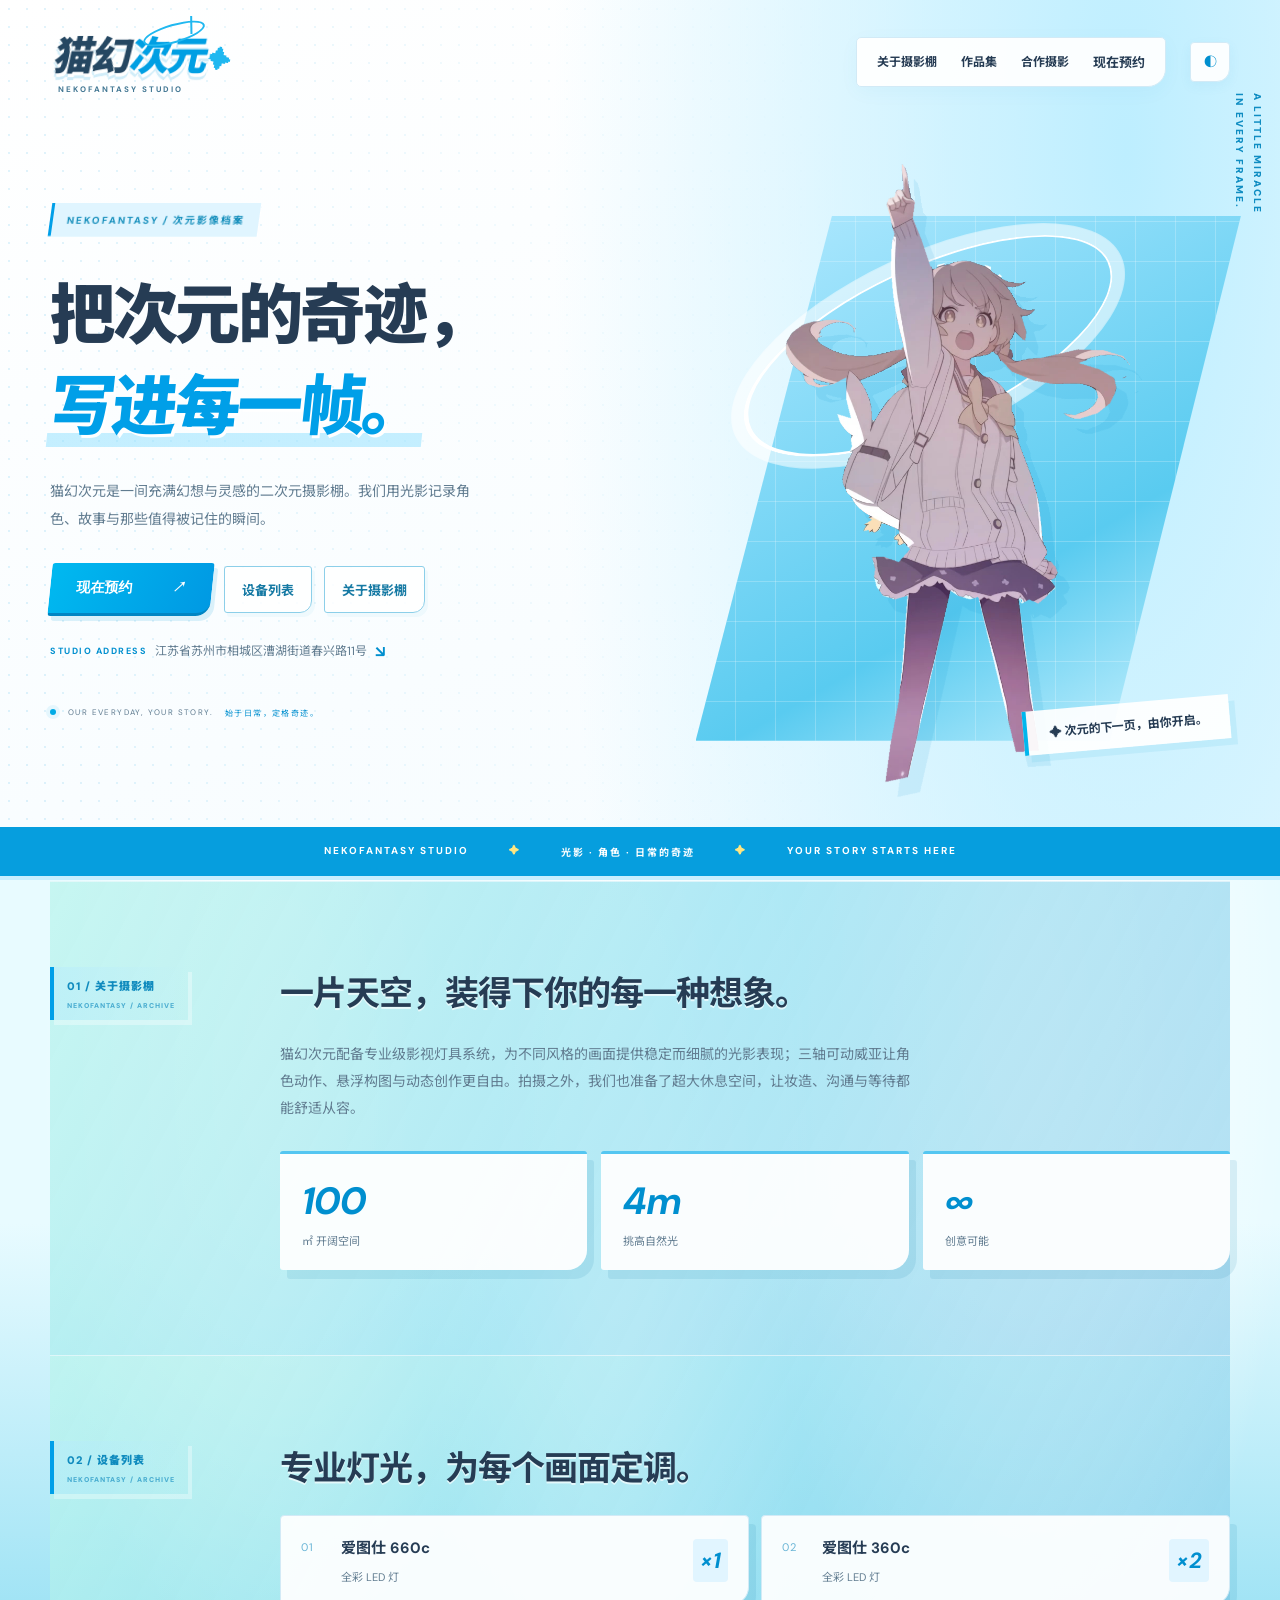
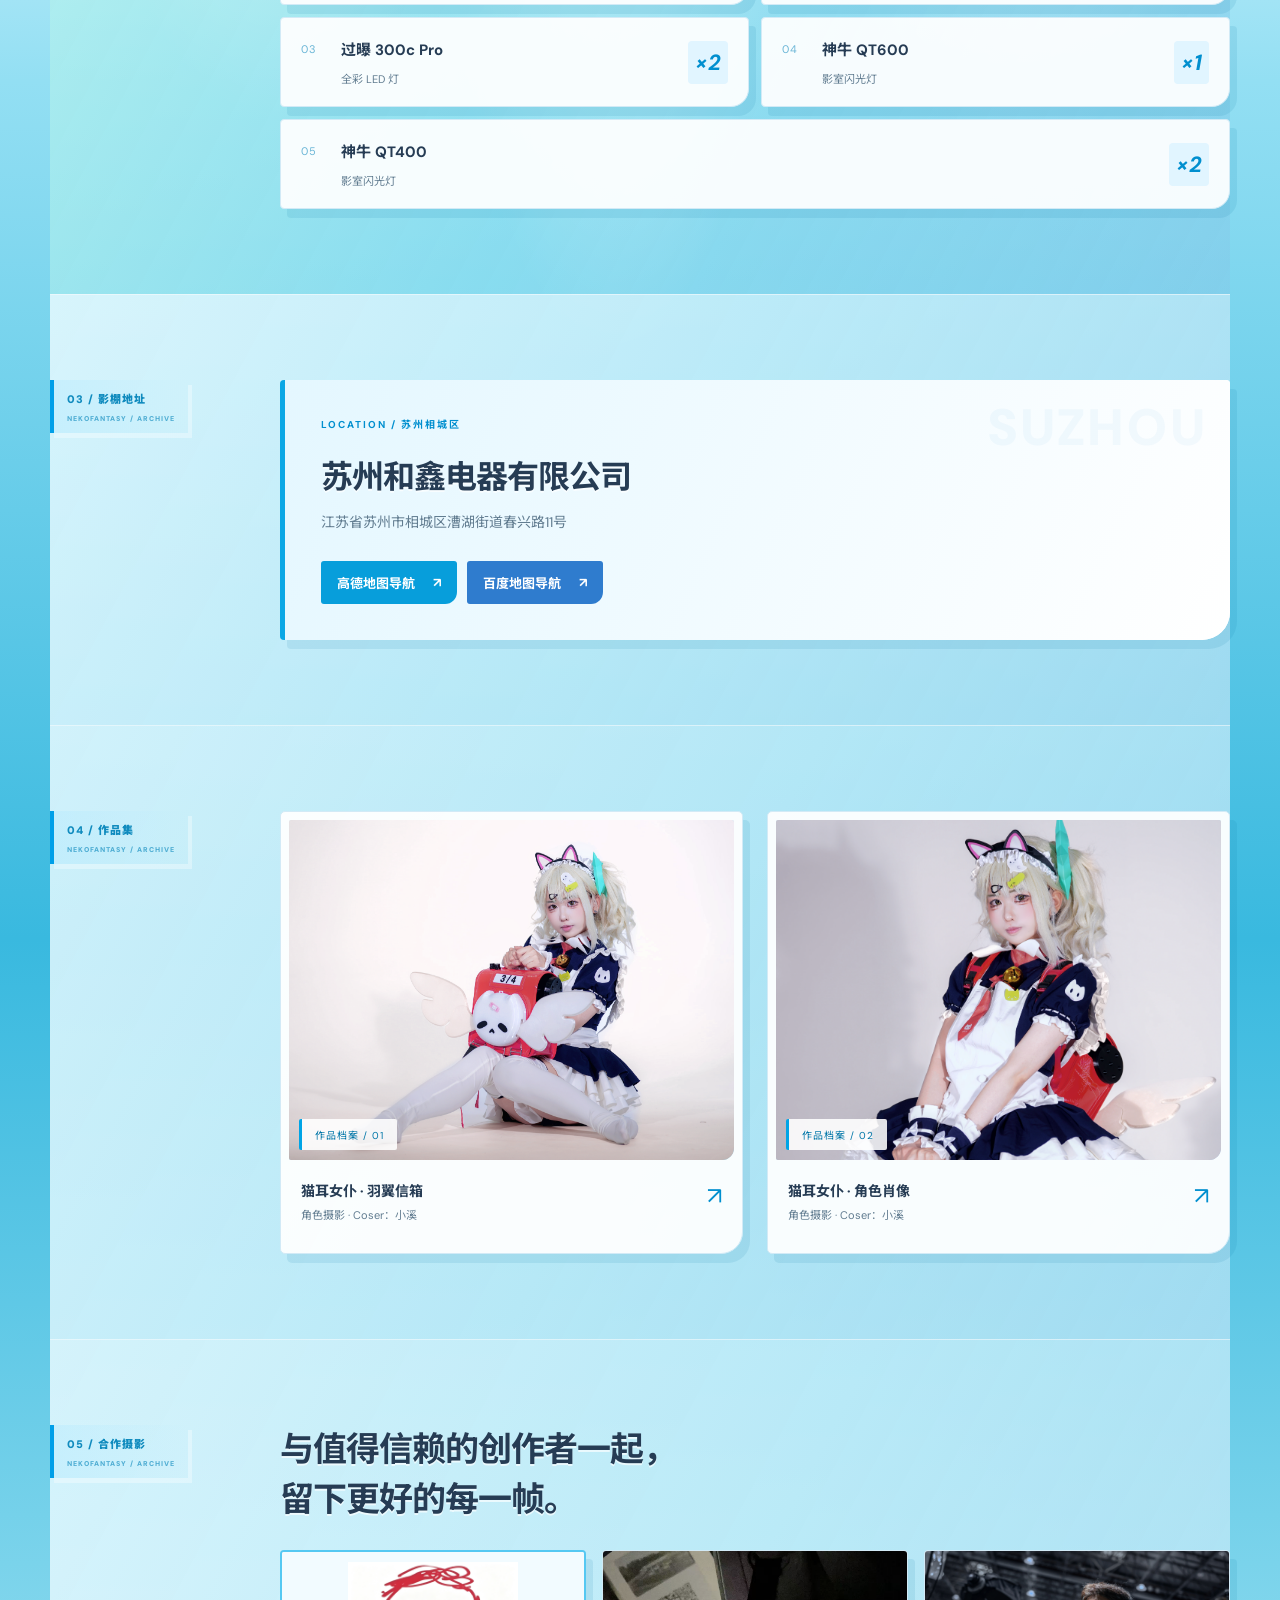
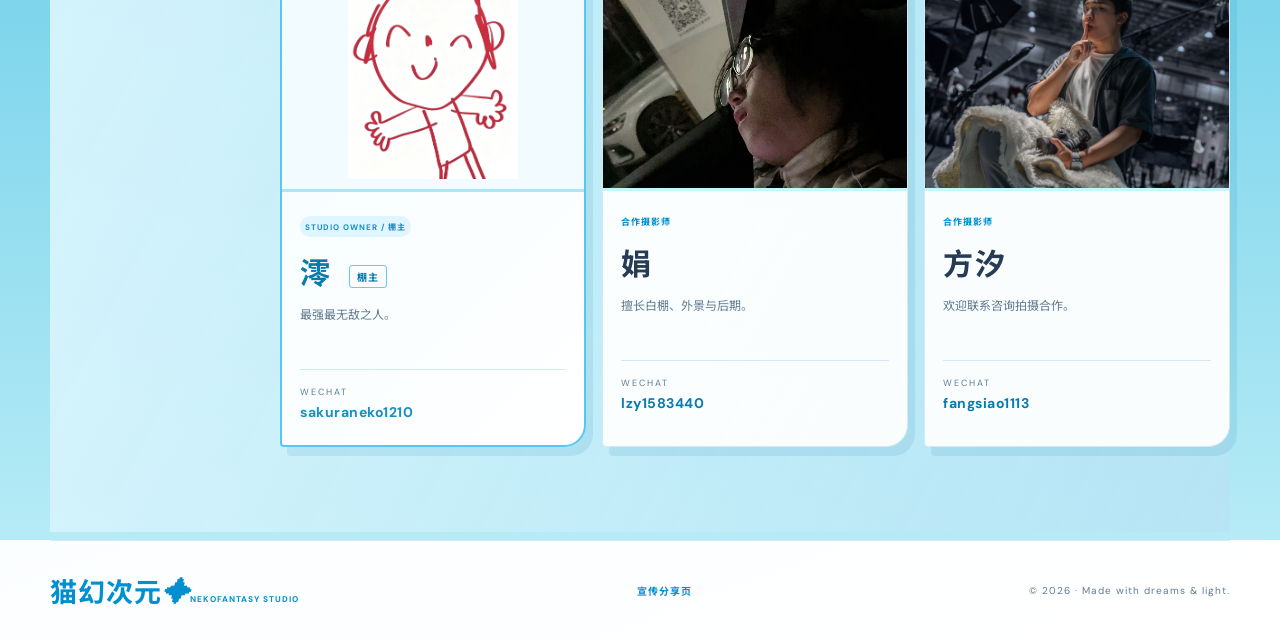
<file: index.html>
<!doctype html>
<html lang="zh-CN">
<head>
  <meta charset="UTF-8" />
  <meta name="viewport" content="width=device-width, initial-scale=1.0" />
  <meta name="description" content="猫幻次元是位于苏州相城区的二次元 Cosplay 摄影棚，配备专业影视灯具、三轴可动威亚与超大休息空间，提供白棚、外景与角色摄影创作支持。" />
  <meta name="keywords" content="苏州摄影棚,相城区摄影棚,苏州Cos摄影,Cosplay摄影棚,二次元摄影棚,白棚,威亚摄影,猫幻次元" />
  <meta name="google-site-verification" content="4fY72O5cPYjX0pSWc8z7aPRl12Va-m_8RHFEiBlMr7A" />
  <meta name="msvalidate.01" content="DE4A3081E208AB9B1AF16770EF72A2F1" />
  <link rel="canonical" href="https://nekosakura64.github.io/nekofantasy-studio/" />
  <meta property="og:type" content="website" />
  <meta property="og:locale" content="zh_CN" />
  <meta property="og:title" content="猫幻次元｜苏州相城区二次元 Cosplay 摄影棚" />
  <meta property="og:description" content="专业灯具、三轴可动威亚与超大休息空间，让角色故事在光影中成真。" />
  <meta property="og:url" content="https://nekosakura64.github.io/nekofantasy-studio/" />
  <meta property="og:image" content="https://nekosakura64.github.io/nekofantasy-studio/work-xiaoxi-01.png" />
  <meta name="twitter:card" content="summary_large_image" />
  <meta name="twitter:title" content="猫幻次元｜苏州相城区二次元 Cosplay 摄影棚" />
  <meta name="twitter:description" content="专业灯具、三轴可动威亚与超大休息空间。" />
  <meta name="twitter:image" content="https://nekosakura64.github.io/nekofantasy-studio/work-xiaoxi-01.png" />
  <title>猫幻次元｜苏州相城区二次元 Cosplay 摄影棚</title>
  <link rel="preconnect" href="https://fonts.googleapis.com" />
  <link rel="preconnect" href="https://fonts.gstatic.com" crossorigin />
  <link href="https://fonts.googleapis.com/css2?family=DM+Sans:wght@400;500;700&family=Noto+Sans+SC:wght@400;500;700;900&display=swap" rel="stylesheet" />
  <link rel="stylesheet" href="style.css" />
  <link rel="stylesheet" href="character.css" />
  <link rel="stylesheet" href="blue-campus.css" />
  <link rel="stylesheet" href="archive-theme.css" />
  <script type="application/ld+json">{"@context":"https://schema.org","@type":"LocalBusiness","name":"猫幻次元","description":"苏州相城区二次元 Cosplay 摄影棚，提供白棚、外景与角色摄影创作支持。","url":"https://nekosakura64.github.io/nekofantasy-studio/","image":"https://nekosakura64.github.io/nekofantasy-studio/work-xiaoxi-01.png","address":{"@type":"PostalAddress","addressCountry":"CN","addressRegion":"江苏省","addressLocality":"苏州市相城区","streetAddress":"漕湖街道春兴路11号"}}</script>
</head>
<body>
  <nav class="nav container">
    <a class="logo" href="#top" aria-label="猫幻次元首页"><span class="logo-halo" aria-hidden="true"></span><span class="logo-title"><span class="logo-neko">猫幻</span><span class="logo-dimension">次元</span></span><span class="logo-subtitle">NEKOFANTASY STUDIO</span><span class="logo-spark" aria-hidden="true">✦</span></a>
    <div class="nav-links"><a href="#about">关于摄影棚</a><a href="#work">作品集</a><a href="#partners">合作摄影</a><button class="contact-trigger nav-contact" type="button">现在预约</button></div>
    <button class="theme-toggle" aria-label="切换深色模式">◐</button>
  </nav>

  <main id="top">
    <section class="hero container">
      <div class="hero-copy">
        <p class="eyebrow">NEKOFANTASY / 次元影像档案</p>
        <h1>把次元的奇迹，<br /><em>写进每一帧。</em></h1>
        <p class="intro">猫幻次元是一间充满幻想与灵感的二次元摄影棚。我们用光影记录角色、故事与那些值得被记住的瞬间。</p>
        <div class="actions"><button class="button primary contact-trigger" type="button">现在预约 <span>↗</span></button><a class="button secondary" href="#equipment">设备列表</a><a class="button secondary" href="#about">关于摄影棚</a></div>
        <a class="hero-address" href="#location"><span>STUDIO ADDRESS</span> 江苏省苏州市相城区漕湖街道春兴路11号 <b>↘</b></a>
        <p class="hero-note"><span class="status-dot" aria-hidden="true"></span> OUR EVERYDAY, YOUR STORY. <span>始于日常，定格奇迹。</span></p>
      </div>
      <div class="hero-art" aria-label="二次元动漫少女"><span class="scene-caption" aria-hidden="true">A LITTLE MIRACLE<br />IN EVERY FRAME.</span><img class="character-image" src="character-cutout.png" alt="举起手臂的动漫少女" /><span class="scene-tag" aria-hidden="true">✦ 次元的下一页，由你开启。</span></div>
    </section>
    <div class="archive-strip" aria-hidden="true"><span>NEKOFANTASY STUDIO</span><span>✦</span><span>光影 · 角色 · 日常的奇迹</span><span>✦</span><span>YOUR STORY STARTS HERE</span></div>

    <div class="ocean-region">
    <section id="about" class="about container"><p class="section-number">01 / 关于摄影棚</p><div><h2>一片天空，装得下你的每一种想象。</h2><p>猫幻次元配备专业级影视灯具系统，为不同风格的画面提供稳定而细腻的光影表现；三轴可动威亚让角色动作、悬浮构图与动态创作更自由。拍摄之外，我们也准备了超大休息空间，让妆造、沟通与等待都能舒适从容。</p><div class="stats"><span><b>100</b>㎡ 开阔空间</span><span><b>4m</b> 挑高自然光</span><span><b>∞</b> 创意可能</span></div></div></section>

    <section id="equipment" class="equipment container"><p class="section-number">02 / 设备列表</p><div><h2>专业灯光，为每个画面定调。</h2><div class="equipment-list"><div class="equipment-item"><span class="equipment-index">01</span><strong>爱图仕 660c</strong><span class="equipment-type">全彩 LED 灯</span><b>×1</b></div><div class="equipment-item"><span class="equipment-index">02</span><strong>爱图仕 360c</strong><span class="equipment-type">全彩 LED 灯</span><b>×2</b></div><div class="equipment-item"><span class="equipment-index">03</span><strong>过曝 300c Pro</strong><span class="equipment-type">全彩 LED 灯</span><b>×2</b></div><div class="equipment-item"><span class="equipment-index">04</span><strong>神牛 QT600</strong><span class="equipment-type">影室闪光灯</span><b>×1</b></div><div class="equipment-item"><span class="equipment-index">05</span><strong>神牛 QT400</strong><span class="equipment-type">影室闪光灯</span><b>×2</b></div></div></div></section>

    <section id="location" class="location container"><p class="section-number">03 / 影棚地址</p><div class="location-content"><div class="address-card"><span class="address-label">LOCATION / 苏州相城区</span><h2>苏州和鑫电器有限公司</h2><p>江苏省苏州市相城区漕湖街道春兴路11号</p><div class="map-actions"><a class="map-link" href="https://uri.amap.com/search?keyword=%E6%B1%9F%E8%8B%8F%E7%9C%81%E8%8B%8F%E5%B7%9E%E5%B8%82%E7%9B%B8%E5%9F%8E%E5%8C%BA%E6%BC%95%E6%B9%96%E8%A1%97%E9%81%93%E6%98%A5%E5%85%B4%E8%B7%AF11%E5%8F%B7&view=map&callnative=0" target="_blank" rel="noreferrer">高德地图导航 <span>↗</span></a><a class="map-link baidu-map-link" href="https://api.map.baidu.com/geocoder?address=%E6%B1%9F%E8%8B%8F%E7%9C%81%E8%8B%8F%E5%B7%9E%E5%B8%82%E7%9B%B8%E5%9F%8E%E5%8C%BA%E6%BC%95%E6%B9%96%E8%A1%97%E9%81%93%E6%98%A5%E5%85%B4%E8%B7%AF11%E5%8F%B7&output=html" target="_blank" rel="noreferrer">百度地图导航 <span>↗</span></a></div></div></div></section>

    <section id="work" class="work container"><p class="section-number">04 / 作品集</p><div class="projects"><article><div class="project-image project-a"><img src="work-xiaoxi-01.png" alt="Coser 小溪的横幅作品" /><span>作品档案 / 01</span></div><div class="project-meta"><div><h3>猫耳女仆 · 羽翼信箱</h3><p>角色摄影 · Coser：小溪</p></div><span class="arrow">↗</span></div></article><article><div class="project-image project-b"><img src="work-xiaoxi-02.png" alt="Coser 小溪的竖幅作品" /><span>作品档案 / 02</span></div><div class="project-meta"><div><h3>猫耳女仆 · 角色肖像</h3><p>角色摄影 · Coser：小溪</p></div><span class="arrow">↗</span></div></article></div></section>

    <section id="partners" class="partners container"><p class="section-number">05 / 合作摄影</p><div><h2>与值得信赖的创作者一起，<br />留下更好的每一帧。</h2><div class="partner-list"><article class="partner-card mio-card"><img src="partner-mio.png" alt="棚主澪" /><div class="partner-info"><span class="partner-role">STUDIO OWNER / 棚主</span><h3>澪 <b>棚主</b></h3><p>最强最无敌之人。</p><div class="partner-wechat"><span>WECHAT</span><strong>sakuraneko1210</strong></div></div></article><article class="partner-card"><img src="partner-juan.jpg" alt="合作摄影师娟" /><div class="partner-info"><span class="partner-role">合作摄影师</span><h3>娟</h3><p>擅长白棚、外景与后期。</p><div class="partner-wechat"><span>WECHAT</span><strong>lzy1583440</strong></div></div></article><article class="partner-card"><img src="partner-fangxi.png" alt="合作摄影师方汐" /><div class="partner-info"><span class="partner-role">合作摄影师</span><h3>方汐</h3><p>欢迎联系咨询拍摄合作。</p><div class="partner-wechat"><span>WECHAT</span><strong>fangsiao1113</strong></div></div></article></div></div></section>
    </div>

  </main>
  <footer class="container"><a class="footer-brand" href="#top" aria-label="返回猫幻次元首页"><span class="footer-brand-main"><span>猫幻</span><b>次元</b><i aria-hidden="true">✦</i></span><small>NEKOFANTASY STUDIO</small></a><a href="share.html">宣传分享页</a><span>© 2026 · Made with dreams & light.</span></footer>
  <div class="contact-modal" id="contact-modal" aria-hidden="true" role="dialog" aria-modal="true" aria-labelledby="contact-title">
    <div class="modal-backdrop" data-close-contact></div>
    <div class="modal-card"><button class="modal-close" type="button" aria-label="关闭预约窗口" data-close-contact>×</button><span class="modal-label">BOOKING / 微信</span><h2 id="contact-title">现在预约拍摄</h2><p>扫描二维码或添加微信，获取档期与拍摄咨询。</p><img class="wechat-qr" src="wechat-qr-mio.jpg" alt="猫幻次元预约微信二维码，微信号 sakuraneko1210" /><span class="contact-or">或</span><div class="wechat-id"><strong>微信号：sakuraneko1210</strong><button class="copy-wechat" type="button" data-wechat="sakuraneko1210">复制</button></div></div>
  </div>
  <script src="script.js?v=3"></script>
</body>
</html>
</file>
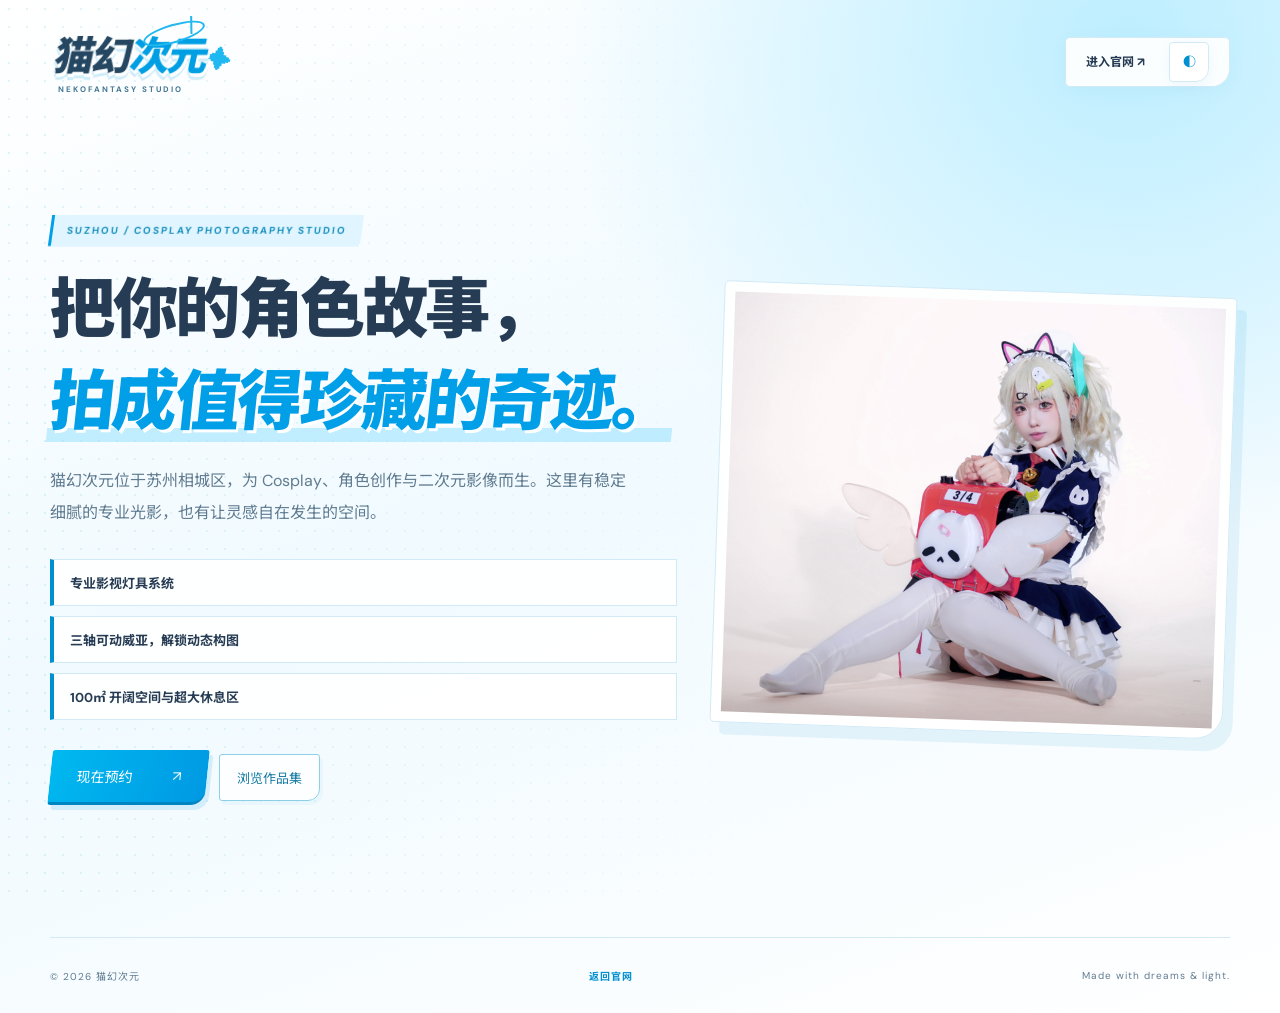
<file: share.html>
<!doctype html>
<html lang="zh-CN">
<head>
  <meta charset="UTF-8" />
  <meta name="viewport" content="width=device-width, initial-scale=1.0" />
  <meta name="description" content="猫幻次元：苏州相城区二次元 Cosplay 摄影棚。专业灯具、三轴可动威亚与超大休息空间。" />
  <link rel="canonical" href="https://nekosakura64.github.io/nekofantasy-studio/share.html" />
  <meta property="og:type" content="website" />
  <meta property="og:title" content="猫幻次元｜苏州二次元 Cosplay 摄影棚" />
  <meta property="og:description" content="专业灯具、三轴可动威亚与超大休息空间。" />
  <meta property="og:image" content="https://nekosakura64.github.io/nekofantasy-studio/work-xiaoxi-01.png" />
  <title>猫幻次元｜苏州二次元 Cosplay 摄影棚</title>
  <link rel="preconnect" href="https://fonts.googleapis.com" />
  <link rel="preconnect" href="https://fonts.gstatic.com" crossorigin />
  <link href="https://fonts.googleapis.com/css2?family=DM+Sans:wght@400;500;700&family=Noto+Sans+SC:wght@400;500;700;900&display=swap" rel="stylesheet" />
  <link rel="stylesheet" href="style.css" />
  <link rel="stylesheet" href="character.css" />
  <link rel="stylesheet" href="blue-campus.css" />
  <link rel="stylesheet" href="archive-theme.css" />
</head>
<body class="share-page">
  <nav class="nav container">
    <a class="logo" href="index.html" aria-label="猫幻次元首页"><span class="logo-halo" aria-hidden="true"></span><span class="logo-title"><span class="logo-neko">猫幻</span><span class="logo-dimension">次元</span></span><span class="logo-subtitle">NEKOFANTASY STUDIO</span><span class="logo-spark" aria-hidden="true">✦</span></a>
    <div class="nav-links"><a href="index.html">进入官网 ↗</a><button class="theme-toggle" aria-label="切换深色模式">◐</button></div>
  </nav>
  <main class="container share-hero">
    <section class="share-copy">
      <span class="eyebrow">SUZHOU / COSPLAY PHOTOGRAPHY STUDIO</span>
      <h1>把你的角色故事，<br /><em>拍成值得珍藏的奇迹。</em></h1>
      <p>猫幻次元位于苏州相城区，为 Cosplay、角色创作与二次元影像而生。这里有稳定细腻的专业光影，也有让灵感自在发生的空间。</p>
      <div class="share-points"><span>专业影视灯具系统</span><span>三轴可动威亚，解锁动态构图</span><span>100㎡ 开阔空间与超大休息区</span></div>
      <div class="actions"><a class="primary" href="index.html#top">现在预约 <span>↗</span></a><a class="secondary" href="index.html#work">浏览作品集</a></div>
    </section>
    <aside class="share-visual"><img src="work-xiaoxi-01.png" alt="猫幻次元 Cosplay 摄影作品" /></aside>
  </main>
  <footer class="container"><span>© 2026 猫幻次元</span><a href="index.html">返回官网</a><span>Made with dreams & light.</span></footer>
  <script src="script.js?v=3"></script>
</body>
</html>
</file>
<file: style.css>
:root{--ink:#f5f0ff;--muted:#b9b4d8;--pink:#ff72c6;--cyan:#68eaff;--line:#403c70}*{box-sizing:border-box}html{scroll-behavior:smooth}body{margin:0;background:linear-gradient(145deg,#101329,#281536);color:var(--ink);font-family:'DM Sans','Noto Sans SC',sans-serif}.container{width:min(1120px,calc(100% - 64px));margin:auto}.nav{display:flex;justify-content:space-between;align-items:center;padding:28px 0}.logo{font-size:28px;font-weight:900;color:#fff;text-shadow:0 0 14px var(--pink)}.logo span,em{color:var(--pink)}.nav-links{display:flex;gap:32px;font-weight:700}.nav-links a:hover{color:var(--cyan)}.theme-toggle{border:1px solid var(--cyan);color:var(--cyan);background:#20204a;border-radius:50%;width:38px;height:38px}.hero{min-height:640px;display:grid;grid-template-columns:1fr 1fr;align-items:center;gap:50px}.eyebrow,.section-number{color:var(--cyan);font-size:12px;letter-spacing:2px;font-weight:700}h1{font-size:clamp(58px,8vw,104px);line-height:.98;margin:24px 0;text-shadow:4px 5px #633b81}.intro{max-width:440px;color:var(--muted);line-height:1.9}.actions{margin-top:34px}.button{padding:15px 22px;border-radius:25px;font-weight:700}.primary{background:linear-gradient(100deg,var(--pink),#a66bff);box-shadow:0 0 22px #ff72c666}.primary span{color:var(--cyan);margin-left:20px}.hero-art{height:480px;position:relative;border:2px solid #ffffffaa;border-radius:28px;background:linear-gradient(145deg,#29205b,#4e276d,#182d60);overflow:hidden;box-shadow:0 0 45px #8c6aff66}.character-image{position:absolute;left:50%;bottom:-35px;transform:translateX(-50%);width:145%;height:120%;object-fit:cover;object-position:50% 34%;mix-blend-mode:screen;filter:saturate(1.12) contrast(1.05)}.hero-art:after{content:'猫幻次元';position:absolute;bottom:28px;left:0;right:0;text-align:center;letter-spacing:8px}.art-label{position:absolute;right:24px;top:24px;color:var(--cyan);font-size:11px;letter-spacing:2px}.about,.work,.contact{border-top:1px solid var(--line);padding:100px 0;display:grid;grid-template-columns:1fr 3fr;gap:30px}.about h2,.contact h2{font-size:clamp(32px,4vw,56px);line-height:1.15}.about p:not(.section-number),.project-meta p{color:var(--muted);line-height:1.9}.stats{display:flex;gap:35px;color:var(--muted)}.stats b{display:block;font-size:28px;color:var(--pink)}.projects{display:grid;grid-template-columns:1fr 1fr;gap:24px}.project-image{height:380px;border:2px solid #fff9;border-radius:25px}.project-a{background:linear-gradient(135deg,#ee71a8,#6a4cc2)}.project-b{background:linear-gradient(135deg,#4392c5,#24236b)}.project-image span{display:inline-block;margin:20px;background:#15152dcc;border:1px solid var(--cyan);border-radius:13px;padding:7px}.project-meta{display:flex;justify-content:space-between;padding:17px 7px}.arrow{color:var(--pink);font-size:24px}footer{border-top:1px solid var(--line);padding:24px 0 35px;color:var(--muted);font-size:12px;display:flex;justify-content:space-between}@media(max-width:700px){.container{width:calc(100% - 40px)}.nav-links{display:none}.hero{display:block;padding:70px 0}.hero-art{height:330px;margin-top:60px}.about,.work,.contact{display:block;padding:70px 0}.projects{grid-template-columns:1fr}.project-image{height:300px}}
</file>
<file: character.css>
.hero-art {
  height: 580px;
  border: 0;
  border-radius: 0;
  background: transparent;
  box-shadow: none;
  overflow: visible;
  display: flex;
  justify-content: center;
  align-items: center;
}
.hero-art::after { content: none; }
.character-image {
  position: static;
  transform: none;
  width: 100%;
  height: 100%;
  object-fit: contain;
  mix-blend-mode: normal;
  filter: drop-shadow(0 8px 22px #a66bff30);
}
@media (max-width: 700px) {
  .hero-art { height: 460px; margin-top: 36px; }
}
</file>
<file: blue-campus.css>
:root {
  --ink: #263c54;
  --muted: #617c90;
  --paper: #f5fbff;
  --surface: #ffffffed;
  --pink: #008fcf;
  --cyan: #008fcf;
  --line: #d2eaf6;
}
body {
  background: radial-gradient(ellipse at 83% 20%, #b8edff88, transparent 45%),
    repeating-linear-gradient(0deg, transparent 0 39px, #72c5ef12 39px 40px),
    repeating-linear-gradient(90deg, transparent 0 39px, #72c5ef12 39px 40px), var(--paper);
  color: var(--ink);
}
a { color: inherit; text-decoration: none; }
em { font-style: normal; }
.container { width: min(1180px, calc(100% - 64px)); }
.nav { padding: 24px 0; border-bottom: 1px solid var(--line); gap: 24px; }
.logo { position:relative; display:inline-flex; flex-direction:column; flex-shrink:0; padding:10px 23px 6px 5px; font-style:normal; text-shadow:none; isolation:isolate; }
.logo span { margin:0; }
.logo-title { display:flex; position:relative; z-index:1; font-size:36px; font-weight:900; line-height:1.1; letter-spacing:-2px; transform:skew(-12deg); -webkit-text-stroke:1px #fff; paint-order:stroke fill; filter:drop-shadow(2px 3px 0 #ffffff) drop-shadow(0 3px 0 #74c9ed55); }
.logo .logo-neko { color:#254762; }
.logo .logo-dimension { color:#009fe3; }
.logo .logo-subtitle { margin-top:7px; padding-left:3px; color:#427793; font-size:8px; font-weight:700; line-height:1; letter-spacing:2px; }
.logo-halo { position:absolute; width:64px; height:19px; border:2px solid #20b8f0; border-radius:50%; top:0; right:24px; transform:rotate(-16deg); z-index:2; pointer-events:none; }
.logo-halo::after { content:''; position:absolute; width:2px; height:18px; background:#20b8f0; top:-5px; right:10px; transform:rotate(15deg); }
.logo .logo-spark { position:absolute; color:#20b8f0; right:0; top:25px; font-size:24px; line-height:1; transform:rotate(12deg); }
body.dark .logo .logo-neko { color:#e2f4ff; }
body.dark .logo-title { -webkit-text-stroke:1px #14283c; filter:drop-shadow(2px 3px 0 #14283c); }
body.dark .logo .logo-subtitle { color:#99cfe8; }
.nav-links { margin-left: auto; gap: 36px; font-size: 13px; align-items:center; }
.nav-links a { padding: 10px 0; border-bottom: 2px solid transparent; }
.nav-links a:hover { border-color: var(--cyan); }
.nav-contact { border:0; padding:10px 0; background:transparent; color:inherit; font:inherit; cursor:pointer; }
.nav-contact:hover { color:var(--cyan); }
.theme-toggle { background: var(--surface); color: var(--cyan); border-color: var(--line); border-radius: 9px; cursor: pointer; box-shadow: 0 4px 12px #2995c510; }
.hero { min-height: 690px; grid-template-columns: 1.12fr 1fr; gap: 24px; position: relative; }
.hero-copy { position: relative; z-index: 2; padding: 60px 0; }
.eyebrow { display: inline-block; padding: 8px 16px; border-left: 4px solid #00aeec; background: #b9eaff66; transform: skew(-8deg); font-size: 11px; letter-spacing: 2px; }
h1 { font-size: clamp(42px, 5.4vw, 70px); line-height: 1.32; letter-spacing: -3px; color: var(--ink); text-shadow: none; margin: 24px 0; font-weight: 900; }
h1 em { color: #009ddd; position: relative; }
.intro { font-size: 14px; max-width: 410px; line-height: 2; }
.actions { margin-top: 30px; display:flex; flex-wrap:wrap; gap:12px; align-items:center; }
.primary { display: inline-flex; align-items: center; gap: 40px; padding: 16px 26px; color: white; border-radius: 4px; background: #079edb; border-bottom: 4px solid #007bb7; box-shadow: 5px 6px 0 #a7dff280; transform: skew(-6deg); transition: transform .2s, background .2s; }
.primary span { color: white; margin: 0; }
.primary:hover { background: #008bc6; transform: skew(-6deg) translateY(-3px); }
.secondary { padding:13px 17px; border:1px solid #8ccfe9; border-radius:4px; background:#ffffffcc; color:#167aa4; font-size:13px; transition:background .2s,border-color .2s; }
.secondary:hover { background:#e5f7ff; border-color:#079edb; }
.hero-address { display:flex; align-items:center; flex-wrap:wrap; gap:8px; width:fit-content; margin-top:22px; color:var(--muted); font-size:12px; line-height:1.7; }
.hero-address span { color:var(--cyan); font-size:9px; letter-spacing:1.5px; font-weight:700; }
.hero-address b { color:var(--cyan); font-size:16px; }
.hero-note { color: var(--muted); margin-top: 54px; font-size: 9px; letter-spacing: 2px; display: flex; gap: 40px; }
.hero-note span { color: var(--cyan); }
.hero-art { height: 620px; position: relative; isolation: isolate; }
.hero-art::before { content: ''; position: absolute; z-index: -1; inset: 17% -3% 10%; background: linear-gradient(145deg,#c8f1ff99,#77d6fc44); clip-path: polygon(22% 0,100% 0,78% 100%,0 100%); }
.character-image { filter: drop-shadow(10px 12px 0 #008ecc15); }
.about, .equipment, .location, .work, .partners { padding: 72px 0; grid-template-columns: 1fr 3fr; border-color: var(--line); }
.section-number { font-size: 11px; letter-spacing: 1px; border-top: 3px solid var(--cyan); padding-top: 14px; width: fit-content; }
.about h2 { font-size: clamp(25px,3vw,38px); line-height: 1.6; margin: 0 0 20px; letter-spacing: -1px; }
.about p:not(.section-number) { font-size: 14px; max-width: 640px; }
.stats { margin-top: 30px; gap: 16px; }
.stats > span { flex: 1; background: var(--surface); border: 1px solid var(--line); border-radius: 4px; padding: 20px; font-size: 11px; box-shadow: 3px 3px 0 #b6e3f333; }
.stats b { color: var(--cyan); font-size: 30px; margin-bottom: 6px; }
.equipment { display:grid; gap:30px; border-top:1px solid var(--line); }
.equipment h2 { margin:0 0 24px; font-size:clamp(25px,3vw,38px); letter-spacing:-1px; }
.equipment-list { border-top:2px solid var(--cyan); }
.equipment-item { display:grid; grid-template-columns:52px 1.3fr 1fr auto; align-items:center; gap:16px; min-height:66px; padding:12px 14px; border-bottom:1px solid var(--line); background:#ffffff88; }
.equipment-item:nth-child(even) { background:#e9f8ff99; }
.equipment-index { color:#6ab5d6; font-size:11px; letter-spacing:1px; }
.equipment-item strong { font-size:15px; }
.equipment-type { color:var(--muted); font-size:12px; }
.equipment-item b { color:var(--cyan); font-size:22px; }
.location { display:grid; gap:30px; border-top:1px solid var(--line); }
.location-content { min-height:290px; border:1px solid var(--line); border-radius:5px; overflow:hidden; background:var(--surface); }
.address-card { padding:40px 32px; background:linear-gradient(145deg,#e8f8ff,#f9fdff); display:flex; flex-direction:column; align-items:flex-start; }
.address-label { color:var(--cyan); font-size:10px; letter-spacing:2px; font-weight:700; }
.address-card h2 { margin:20px 0 12px; font-size:clamp(22px,2.5vw,32px); letter-spacing:-1px; }
.address-card p { margin:0; color:var(--muted); line-height:1.8; font-size:14px; }
.map-actions { display:flex; flex-wrap:wrap; gap:10px; margin-top:auto; }
.map-link { display:inline-flex; gap:18px; align-items:center; padding:12px 16px; background:#079edb; color:#fff; border-radius:3px; font-size:13px; font-weight:700; }
.baidu-map-link { background:#2f7cce; }
.projects { min-width: 0; }
.projects article { min-width: 0; background: var(--surface); border: 1px solid var(--line); border-radius: 5px; padding: 8px; box-shadow: 0 8px 25px #1475aa09; }
.project-image { height: 340px; border: 0; border-radius: 2px; position: relative; overflow: hidden; background:#eaf7fc; }
.project-image img { width:100%; height:100%; display:block; object-fit:cover; transition:transform .35s ease; }
.project-a img { object-position:62% 50%; }
.project-b img { object-position:50% 24%; }
.projects article:hover .project-image img { transform:scale(1.025); }
.project-a { background: linear-gradient(145deg,#dff5ff,#93d3ed); }
.project-b { background: linear-gradient(145deg,#ddf5fa,#acc5e6); }
.project-image::after { content: ''; }
.project-image span { position: relative; z-index: 1; background: #ffffffe0; color: #0076a8; border: 0; border-radius: 2px; margin: 14px; font-size: 10px; letter-spacing: 1px; }
.project-meta { padding: 16px 10px 8px; }
.project-meta h3 { font-size: 14px; margin: 0; }
.project-meta p { font-size: 11px; margin: 5px 0; }
.arrow { color: var(--cyan); }
.partners { display:grid; gap:30px; border-top:1px solid var(--line); }
.partners h2 { margin:0 0 26px; font-size:clamp(25px,3vw,38px); line-height:1.45; letter-spacing:-1px; }
.partner-list { display:grid; grid-template-columns:repeat(2,minmax(0,1fr)); gap:20px; }
.partner-card { display:grid; grid-template-columns:160px 1fr; min-height:300px; overflow:hidden; border:1px solid var(--line); border-radius:6px; background:var(--surface); box-shadow:8px 8px 0 #9bdcf022; }
.partner-card img { width:100%; height:100%; min-height:300px; object-fit:cover; object-position:50% 42%; filter:brightness(1.08) saturate(.88); }
.mio-card { border-color:#63ccef; box-shadow:8px 8px 0 #63ccef26; background:linear-gradient(135deg,#f4fcff,#fff); }
.mio-card img { object-fit:contain; padding:10px; background:#f2fbff; filter:none; }
.mio-card .partner-role, .mio-card .partner-wechat strong { color:#168fc2; }
.mio-card .partner-role { display:inline-flex; align-items:center; padding:5px 8px; border-radius:999px; background:#dff5ff; letter-spacing:1px; }
.mio-card .partner-info h3 { color:#087bac; }
.mio-card .partner-info h3 b { display:inline-block; margin-left:8px; padding:3px 7px; border:1px solid #63ccef; border-radius:3px; font-size:10px; font-weight:700; vertical-align:middle; letter-spacing:1px; }
.partner-info { padding:34px; display:flex; flex-direction:column; align-items:flex-start; }
.partner-role { color:var(--cyan); font-size:10px; font-weight:700; letter-spacing:2px; }
.partner-info h3 { margin:12px 0; font-size:36px; letter-spacing:2px; }
.partner-info p { margin:0; color:var(--muted); font-size:14px; }
.partner-wechat { width:100%; margin-top:auto; padding-top:22px; border-top:1px solid var(--line); }
.partner-wechat span { display:block; color:var(--muted); font-size:9px; letter-spacing:2px; }
.partner-wechat strong { display:block; margin-top:5px; color:#087bb0; font-size:18px; letter-spacing:.5px; }
footer { padding: 24px 0; font-size: 10px; letter-spacing: 1px; }
footer a { color:var(--cyan); font-weight:700; }
footer a:hover { text-decoration:underline; }
.share-page .share-hero { min-height:calc(100vh - 80px); display:grid; grid-template-columns:1.1fr .9fr; align-items:center; gap:40px; padding:56px 0 90px; }
.share-page .share-copy { max-width:660px; }
.share-page .share-copy h1 { max-width:700px; margin:18px 0; }
.share-page .share-copy p { max-width:580px; color:var(--muted); font-size:16px; line-height:2; }
.share-page .share-points { display:grid; gap:10px; margin-top:30px; }
.share-page .share-points span { padding:13px 16px; border:1px solid var(--line); border-left:4px solid var(--cyan); background:var(--surface); font-size:13px; font-weight:700; }
.share-page .share-visual { min-height:440px; padding:10px; border:1px solid var(--line); background:var(--surface); box-shadow:10px 12px 0 #2b9dcc1a; }
.share-page .share-visual img { display:block; width:100%; height:420px; object-fit:cover; object-position:62% 50%; }
body.dark .share-page .share-points span, body.dark .share-page .share-visual { background:#142c42f2; border-color:#315b78; box-shadow:8px 10px 0 #06152366; }
.contact-modal { position:fixed; inset:0; z-index:20; display:grid; place-items:center; padding:24px; opacity:0; visibility:hidden; transition:opacity .2s,visibility .2s; }
.contact-modal.is-open { opacity:1; visibility:visible; }
.modal-backdrop { position:absolute; inset:0; background:#173c5688; backdrop-filter:blur(5px); }
.modal-card { position:relative; width:min(420px,100%); padding:42px; border:1px solid #a9dced; border-radius:8px; background:#f8fdff; box-shadow:10px 10px 0 #078fca33; }
.modal-label { color:var(--cyan); font-size:10px; font-weight:700; letter-spacing:2px; }
.modal-card h2 { margin:16px 0 10px; font-size:28px; color:var(--ink); }
.modal-card p { margin:0; color:var(--muted); font-size:14px; }
.modal-card strong { display:block; margin-top:25px; padding:14px 16px; border-left:4px solid var(--cyan); background:#dcf5ff; color:#007ead; font-size:20px; letter-spacing:.5px; }
.modal-close { position:absolute; top:13px; right:16px; border:0; background:transparent; color:var(--muted); font-size:28px; cursor:pointer; }
body.dark {
  --ink: #f0f9ff;
  --muted: #b6d1e2;
  --paper: #0c1928;
  --surface: #142b40ed;
  --line: #31546e;
  background: radial-gradient(ellipse at 82% 12%, #12669555, transparent 42%),
    radial-gradient(ellipse at 12% 78%, #334a9940, transparent 35%),
    repeating-linear-gradient(0deg, transparent 0 39px, #65c9f00b 39px 40px), var(--paper);
  font-weight: 500;
  text-rendering: optimizeLegibility;
}
body.dark h1, body.dark h2, body.dark h3 { color: #f4fbff; text-shadow: 0 2px 16px #07101e88; }
body.dark h1 em, body.dark .section-number, body.dark .address-label { color: #58d5ff; }
body.dark .intro, body.dark .about p:not(.section-number), body.dark .partner-info p, body.dark .address-card p { color: #c3d9e7; }
body.dark .nav { border-color: #31546e; background: linear-gradient(180deg, #0c1928e8, #0c192800); }
body.dark .nav-links a, body.dark .nav-contact { color: #dceffc; }
body.dark .nav-links a:hover, body.dark .nav-contact:hover { color: #72ddff; }
body.dark .theme-toggle { background: #193650; color: #8ce7ff; border-color: #4c89a9; box-shadow: 0 4px 16px #00000044; }
body.dark .eyebrow { background: #116c9855; border-color: #59d8ff; color: #dff7ff; }
body.dark .secondary { background: #17354dde; border-color: #4d9fc4; color: #dff7ff; }
body.dark .secondary:hover { background: #205173; border-color: #78e0ff; }
body.dark .primary { background: linear-gradient(110deg, #079edb, #2672c9); border-bottom-color: #065b92; box-shadow: 5px 6px 0 #061a2b99; }
body.dark .hero-art::before { background: linear-gradient(145deg, #2a8bb955, #4779cf33); }
body.dark .stats > span, body.dark .projects article, body.dark .partner-card, body.dark .location-content { background: #142c42f2; border-color: #315b78; box-shadow: 5px 7px 0 #06152366; }
body.dark .equipment-item { background: #132b40aa; border-color: #31546e; }
body.dark .equipment-item:nth-child(even) { background: #17354daa; }
body.dark .address-card { background: linear-gradient(145deg, #133653, #10263a); }
body.dark .project-image span { background: #10263ae8; color: #8ce7ff; }
body.dark .mio-card { background: linear-gradient(135deg, #123750, #152b40); border-color: #63ccef; }
body.dark .mio-card img { background: #eaf9ff; }
body.dark .partner-wechat { border-color: #31546e; }
body.dark .partner-wechat strong { color: #75dcff; }
body.dark .modal-backdrop { background: #030a13bd; }
body.dark .modal-card { background: #142c42; border-color: #4b91b2; box-shadow: 10px 10px 0 #020a12aa; }
body.dark .modal-card strong { background: #0d3853; color: #9beaff; }
:focus-visible { outline: 3px solid #ffca61; outline-offset: 5px; }
@media(max-width:900px) {
  .container { width: calc(100% - 40px); }
  .hero { min-height: 600px; gap: 0; }
  .hero-art { height: 510px; }
  .about, .equipment, .location, .work, .partners { grid-template-columns: 1fr; gap: 24px; }
}
@media(max-width:700px) {
  .nav { flex-wrap: wrap; gap: 16px; }
  .logo-title { font-size:30px; }
  .logo .logo-subtitle { font-size:7px; letter-spacing:1.4px; }
  .nav-links { display: flex; gap: 16px; font-size: 11px; }
  .nav-contact { font-size:11px; }
  .theme-toggle { width: 30px; height: 30px; }
  .hero { display: flex; flex-direction: column; padding: 20px 0 0; }
  .hero-copy { width: 100%; padding: 24px 0 0; }
  h1 { font-size: clamp(38px,9vw,58px); letter-spacing: -2px; }
  .hero-note { margin-top: 32px; }
  .hero-address { margin-top:18px; font-size:11px; }
  .actions { gap:8px; }
  .secondary { padding:12px 13px; font-size:12px; }
  .hero-art { height: 470px; width: 100%; margin-top: 15px; }
  .stats { gap: 8px; }
  .stats > span { padding: 14px 10px; }
  .about, .equipment, .location, .work, .partners { padding: 44px 0; }
  .equipment-item { grid-template-columns:32px 1fr auto; gap:8px; }
  .equipment-type { grid-column:2; }
  .address-card { min-height:260px; padding:30px 24px; }
  .projects { grid-template-columns: 1fr; }
  .project-image { height: min(108vw, 520px); }
  .partner-list { grid-template-columns:1fr; }
  .partner-card { grid-template-columns:130px 1fr; min-height:270px; }
  .partner-card img { min-height:270px; }
  .partner-info { padding:24px 18px; }
  .partner-info h3 { margin:8px 0; font-size:28px; }
  .share-page .share-hero { grid-template-columns:1fr; min-height:auto; padding:42px 0 60px; gap:26px; }
  .share-page .share-visual { min-height:300px; }
  .share-page .share-visual img { height:280px; }
}
@media(prefers-reduced-motion:reduce) { html { scroll-behavior:auto; } .primary { transition:none; } }
</file>
<file: archive-theme.css>
/* Blue skies, geometric panels and character archives. */
:root { --archive-blue:#009fe8; --archive-deep:#25485f; --archive-yellow:#ffe681; }
body { background:radial-gradient(ellipse at 88% 4%,#bdeeff 0,transparent 36%),linear-gradient(160deg,#fff 0%,#f0faff 48%,#fff 100%); }
body::before { content:''; position:fixed; inset:0; z-index:-1; pointer-events:none; background-image:radial-gradient(#48b7e72b 1px,transparent 1px); background-size:18px 18px; mask-image:linear-gradient(90deg,#000,transparent 65%); }
.nav { position:relative; z-index:3; border-bottom:0; padding:24px 0 18px; }
.nav-links { background:var(--surface); padding:4px 20px; gap:24px; border:1px solid var(--line); border-radius:5px 5px 18px 5px; box-shadow:0 5px 20px #248ab50a; }
.nav-links a { font-size:12px; }
.logo-title { font-size:40px; }
.theme-toggle { width:40px; height:40px; border-radius:4px 4px 13px 4px; }
.hero { min-height:710px; }
.hero-copy { padding:65px 0 90px; }
.eyebrow { background:#e0f5ff; color:#168fbc; font-size:10px; border-left:3px solid var(--archive-blue); padding:9px 14px; }
h1 { font-size:clamp(42px,5.1vw,68px); line-height:1.4; font-weight:900; letter-spacing:-2.5px; }
h1 em { display:inline-block; color:var(--archive-blue); transform:skew(-6deg); text-shadow:3px 3px #fff; background:linear-gradient(transparent 79%,#8ddfff80 79%,#8ddfff80 94%,transparent 94%); }
.intro { max-width:430px; }
.primary { border:0; border-bottom:3px solid #0085c3; border-radius:3px 3px 14px 3px; background:linear-gradient(110deg,#00b9f0,#0099e3); box-shadow:4px 5px 0 #0c9dd522; font-size:14px; cursor:pointer; }
.secondary { border-radius:3px 3px 12px 3px; box-shadow:3px 4px 0 #2da6d30d; }
.hero-note { gap:12px; align-items:center; font-size:8px; letter-spacing:1.4px; margin-top:42px; flex-wrap:wrap; }
.status-dot { width:6px; height:6px; border-radius:50%; background:#00abe6; box-shadow:0 0 0 4px #00abe615; }
.hero-art { height:640px; position:relative; }
.hero-art::before { inset:10% -2% 8% 2%; background:repeating-linear-gradient(0deg,transparent 0 39px,#ffffff70 40px),repeating-linear-gradient(90deg,transparent 0 39px,#ffffff70 40px),linear-gradient(150deg,#b4eaff,#59cbf0 65%,#d6f6ff); clip-path:polygon(25% 0,100% 0,76% 100%,0 100%); }
.hero-art::after { content:''; position:absolute; width:72%; height:24%; border:2px solid #fff; border-left:5px solid #fff; border-radius:50%; transform:rotate(-25deg); top:18%; left:8%; z-index:-1; box-shadow:0 0 0 12px #ffffff25,0 0 0 13px #ffffff80; }
.character-image { position:relative; left:auto; bottom:auto; z-index:1; filter:drop-shadow(12px 15px 0 #008bca18); }
.scene-caption { position:absolute; right:0; top:4%; color:#108dc2; font-size:10px; font-weight:900; letter-spacing:2px; line-height:1.8; transform:rotate(90deg); transform-origin:right bottom; }
.scene-tag { position:absolute; bottom:7%; right:0; z-index:2; padding:13px 22px; background:var(--surface); color:var(--ink); border-left:4px solid #00b6ed; font-size:12px; font-weight:700; box-shadow:6px 7px #079cce15; transform:rotate(-5deg); }
.archive-strip { display:flex; justify-content:center; gap:40px; flex-wrap:wrap; background:#069ede; color:#fff; padding:17px 24px; font-size:10px; letter-spacing:2px; font-weight:700; border-bottom:4px solid #c8efff; }
.archive-strip span:nth-child(even) { color:var(--archive-yellow); }
.ocean-region { position:relative; isolation:isolate; overflow:hidden; padding:1px 0 8px; background:linear-gradient(180deg,#dff7ff 0%,#b8edff 15%,#87d9f1 48%,#d5f7ff 100%); }
.ocean-region::before { content:''; position:absolute; inset:0; z-index:-2; background:radial-gradient(ellipse at 22% 7%,#fff 0 2%,transparent 17%),radial-gradient(ellipse at 48% 11%,#fff 0 3%,transparent 21%),radial-gradient(ellipse at 80% 5%,#fff 0 2%,transparent 19%),linear-gradient(180deg,#e8fbff 0 12%,#93dff3 28%,#39b9df 58%,#b6ebf6 100%); }
.ocean-region::after { content:none; }
.ocean-region .about,.ocean-region .equipment,.ocean-region .location,.ocean-region .work,.ocean-region .partners { position:relative; z-index:1; border-color:#ffffff8f; }
.ocean-region .about,.ocean-region .equipment { background:linear-gradient(118deg,#b9f4ecb8 0%,#8edff0a6 48%,#86c9e98c 100%); }
.ocean-region .location,.ocean-region .work,.ocean-region .partners { background:linear-gradient(118deg,#e8faffd9 0%,#c9effad1 52%,#b7e2f4bd 100%); }
.ocean-region .about h2,.ocean-region .equipment h2,.ocean-region .location h2,.ocean-region .partners h2 { text-shadow:0 2px 0 #ffffffa8; }
.ocean-region .section-number { box-shadow:4px 5px 0 #ffffff55; }
.ocean-region .stats > span,.ocean-region .equipment-item,.ocean-region .projects article,.ocean-region .partner-card,.ocean-region .location-content { box-shadow:7px 9px 0 #056f9d1b; }
.about,.equipment,.location,.work,.partners { padding:85px 0; grid-template-columns:190px minmax(0,1fr); gap:40px; }
.section-number { position:relative; margin:0; border:0; border-left:4px solid var(--archive-blue); padding:10px 13px; background:linear-gradient(90deg,#b5eaff70,transparent); align-self:start; color:#108bbe; font-weight:900; white-space:nowrap; }
.section-number::after { content:'NEKOFANTASY / ARCHIVE'; display:block; font-size:7px; margin-top:8px; letter-spacing:1px; opacity:.65; }
.about h2,.equipment h2,.partners h2 { font-size:clamp(24px,2.7vw,34px); }
.stats { gap:14px; }
.stats > span { border:0; border-top:3px solid #54c6f1; border-radius:3px 3px 20px 3px; padding:22px; background:var(--surface); box-shadow:0 6px 26px #237fa00b; }
.stats b { font-style:italic; font-size:38px; }
.equipment-list { display:grid; grid-template-columns:repeat(2,minmax(0,1fr)); gap:12px; border:0; }
.equipment-item { position:relative; grid-template-columns:30px 1fr auto; gap:10px; border:1px solid var(--line); border-radius:4px 4px 18px 4px; padding:20px; background:var(--surface); }
.equipment-item:nth-child(even) { background:var(--surface); }
.equipment-type { grid-column:2; font-size:11px; }
.equipment-item b { grid-column:3; grid-row:1 / 3; padding:7px; background:#e1f5ff; border-radius:4px; font-style:italic; }
.equipment-item:last-child { grid-column:1 / -1; }
.location-content { border:0; border-radius:4px 4px 28px 4px; min-height:0; border-left:5px solid #0ba7e5; }
.address-card { position:relative; padding:36px; background:linear-gradient(115deg,#e4f7ff,#ffffff); }
.address-card::after { content:'SUZHOU'; position:absolute; right:22px; top:14px; font-size:clamp(25px,4vw,52px); color:#008bc70a; font-weight:900; letter-spacing:4px; pointer-events:none; }
.map-actions { margin-top:26px; }
.map-link { border-radius:3px 3px 12px 3px; }
.projects article { padding:8px; border-radius:5px 5px 22px 5px; box-shadow:7px 8px #40b2e012; transition:transform .2s; }
.projects article:hover { transform:translateY(-4px); }
.project-image { border-radius:2px 2px 12px 2px; }
.project-image span { position:absolute; bottom:10px; left:10px; margin:0; padding:8px 13px; border-left:3px solid #00a4e6; }
.project-meta { padding:20px 12px 14px; }
.partner-list { grid-template-columns:repeat(3,minmax(0,1fr)); gap:16px; }
.partner-card { display:flex; flex-direction:column; min-width:0; border-radius:4px 4px 22px 4px; box-shadow:5px 6px #2a9ec010; }
.partner-card img { height:240px; min-height:0; object-position:50% 40%; border-bottom:3px solid #afe5f8; }
.partner-info { padding:24px 18px; flex:1; }
.partner-role { font-size:9px; letter-spacing:1px; }
.partner-info h3 { font-size:30px; }
.partner-info p { font-size:12px; min-height:44px; line-height:1.8; }
.partner-wechat { margin-top:20px; padding-top:16px; }
.partner-wechat strong { font-size:14px; overflow-wrap:anywhere; }
.mio-card { border:2px solid #55c8f2; }
.mio-card img { background:#f2fbff; }
.mio-card .partner-role { padding:5px; font-size:8px; }
footer { align-items:center; gap:24px; flex-wrap:wrap; padding:30px 0; }
.footer-brand-main { font-size:27px; }
.modal-card { border-top:5px solid #00afea; border-radius:5px 5px 26px 5px; }
.wechat-qr { display:block; width:min(230px,100%); margin:20px auto 0; padding:7px; border:1px solid #9addf3; border-radius:4px 4px 18px 4px; background:#fff; box-shadow:5px 6px 0 #00a8df14; }
.contact-or { display:block; width:fit-content; margin:13px auto 0; padding:3px 12px; color:#44839e; font-size:12px; font-weight:700; }
.wechat-id { display:flex; align-items:stretch; margin-top:0; }
.modal-card .wechat-id strong { flex:1; margin:0; border-right:0; }
.copy-wechat { min-width:64px; border:0; border-left:1px solid #8fd6ed; background:#e5f8ff; color:#087eaf; font:700 12px 'DM Sans','Noto Sans SC',sans-serif; cursor:pointer; transition:background .2s,color .2s; }
.copy-wechat:hover { background:#c8effb; }
.copy-wechat.is-copied { background:#0aa2dc; color:#fff; }
body.dark .wechat-qr { border-color:#4f9ab9; box-shadow:5px 6px 0 #071a2b88; }
body.dark .contact-or { color:#a9d9ec; }
body.dark .copy-wechat { border-color:#317b9d; background:#16435d; color:#a5e6fc; }
body.dark .copy-wechat.is-copied { background:#1687bd; color:#fff; }
.share-page .share-visual { transform:rotate(2deg); border-radius:5px 5px 28px 5px; overflow:hidden; }
.share-page .nav-links { display:flex; }
body.dark { background:radial-gradient(ellipse at 88% 8%,#17548080,transparent 40%),linear-gradient(155deg,#101f32,#102338 60%,#111d2e); --cyan:#60d5ff; }
body.dark .nav { background:none; }
body.dark .nav-links { background:#142c42dd; }
body.dark h1 em { text-shadow:3px 3px #122b42; background:linear-gradient(transparent 79%,#126f9966 79%,#126f9966 94%,transparent 94%); }
body.dark .hero-art::before { background:repeating-linear-gradient(90deg,transparent 0 39px,#b6edff0a 40px),linear-gradient(150deg,#25668c,#184767 65%,#254563); }
body.dark .hero-art::after { opacity:.5; }
body.dark .scene-caption { color:#77d9ff; }
body.dark .archive-strip { background:#15547b; border-color:#247299; }
body.dark .ocean-region { background:linear-gradient(180deg,#193d5a 0%,#164f73 35%,#0c3b5c 100%); }
body.dark .ocean-region::before { background:radial-gradient(ellipse at 20% 9%,#75d9ff22 0 2%,transparent 18%),radial-gradient(ellipse at 73% 6%,#7edcff1f 0 3%,transparent 19%),linear-gradient(180deg,#153d5c 0%,#155779 40%,#0b3a59 100%); }
body.dark .ocean-region::after { opacity:.72; background:repeating-radial-gradient(ellipse at 20% 88%,transparent 0 34px,#76dfff22 35px 38px,transparent 39px 69px),repeating-radial-gradient(ellipse at 77% 58%,transparent 0 42px,#8ae6ff1d 43px 46px,transparent 47px 85px),linear-gradient(180deg,#0f6f9855 0%,#0a3e6366 100%); }
body.dark .ocean-region .about h2,body.dark .ocean-region .equipment h2,body.dark .ocean-region .location h2,body.dark .ocean-region .partners h2 { text-shadow:0 2px 10px #071a2bbb; }
body.dark .ocean-region .about,body.dark .ocean-region .equipment { background:linear-gradient(118deg,#1a695f99 0%,#1e6180a6 52%,#245b88a6 100%); }
body.dark .ocean-region .location,body.dark .ocean-region .work,body.dark .ocean-region .partners { background:linear-gradient(118deg,#1b435cb8 0%,#1d5374c7 52%,#214c6bc4 100%); }
body.dark .section-number { background:linear-gradient(90deg,#1478a540,transparent); }
body.dark .equipment-item b { background:#0f4664; color:#8be4ff; }
body.dark .address-card::after { color:#72d5ff0d; }
body.dark .mio-card { border-color:#55c8f2; }
@media(max-width:1000px) { .nav-links { gap:15px; padding:3px 12px; } .about,.equipment,.location,.work,.partners { grid-template-columns:1fr; gap:26px; } .hero-art { height:560px; } .scene-caption { right:10px; } }
@media(max-width:700px) {
  .container { width:calc(100% - 36px); } .nav { gap:14px; padding-top:18px; } .logo-title { font-size:33px; } .nav>.theme-toggle { margin-left:auto; } .nav-links { order:3; width:100%; justify-content:space-between; margin:0; padding:4px 12px; gap:8px; } .nav-links a,.nav-contact { font-size:11px; }
  .hero-copy { padding:25px 0 0; } .hero { min-height:0; } h1 { font-size:clamp(34px,8.8vw,56px); letter-spacing:-1.5px; } .intro { font-size:13px; } .hero-art { height:430px; width:min(100%,440px); margin:20px auto 15px; } .scene-tag { right:10px; font-size:10px; } .scene-caption { right:22px; font-size:8px; } .archive-strip { gap:16px; font-size:8px; } .archive-strip span:last-child,.archive-strip span:nth-child(4) { display:none; }
  .about,.equipment,.location,.work,.partners { padding:48px 0; } .stats > span { padding:16px 10px; } .stats b { font-size:30px; } .equipment-list { grid-template-columns:1fr; } .equipment-item:last-child { grid-column:auto; } .equipment-item { padding:16px; } .address-card { padding:27px 20px; } .map-link { font-size:12px; padding:12px; }
  .partner-list { grid-template-columns:1fr; } .partner-card { display:grid; grid-template-columns:115px minmax(0,1fr); } .partner-card img { height:100%; min-height:245px; border-bottom:0; } .partner-info { padding:20px 16px; } .partner-info p { min-height:0; } .partner-wechat { margin-top:16px; } footer { justify-content:center; text-align:center; } footer>span:last-child { width:100%; font-size:9px; } .share-page .share-visual { transform:none; }
}
@media(prefers-reduced-motion:reduce) { *,*::before,*::after { transition:none !important; } }
</file>
